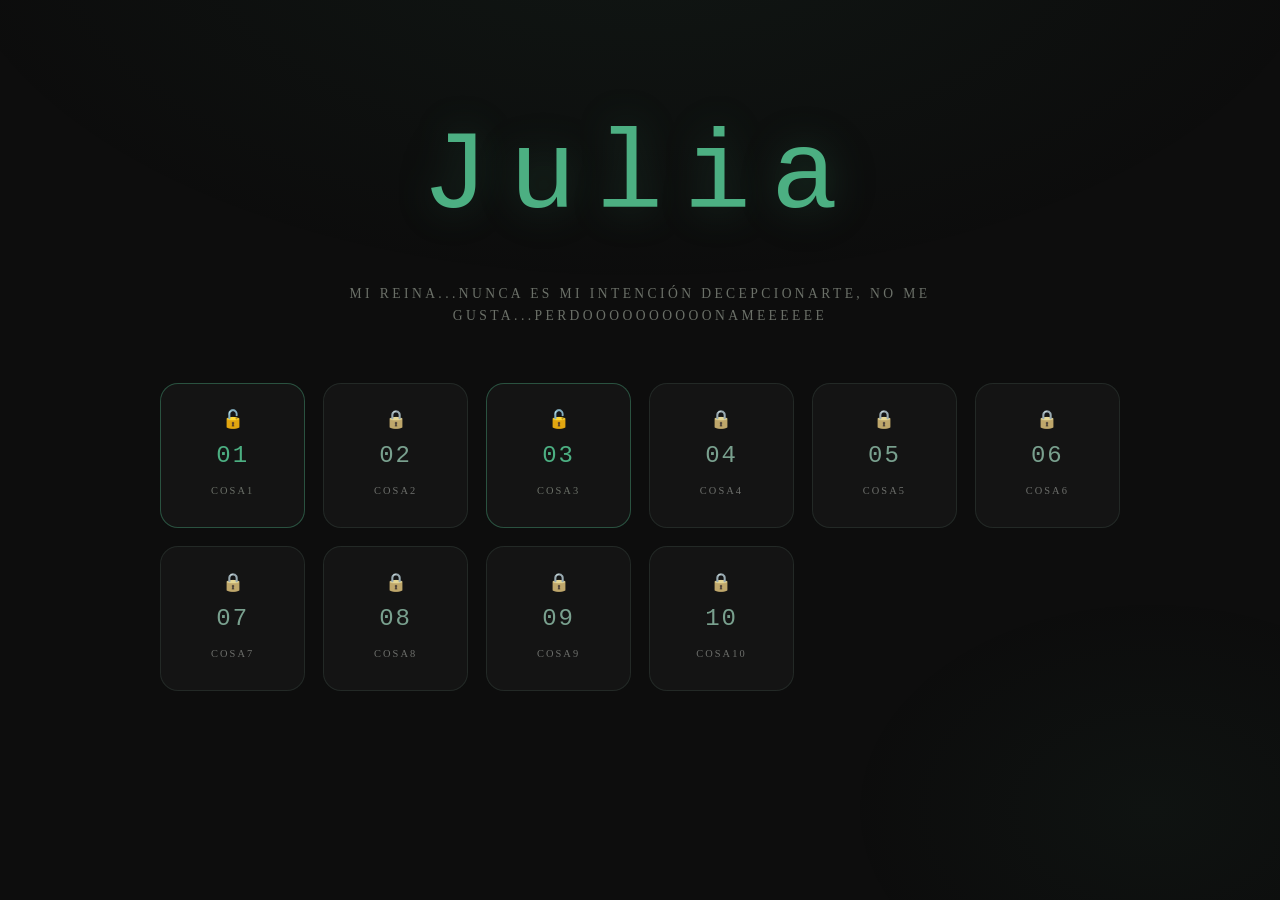
<file: index.html>
<!DOCTYPE html>
<html lang="es">
<head>
  <meta charset="UTF-8" />
  <meta name="viewport" content="width=device-width, initial-scale=1.0" />
  <title>Julia — Niveles</title>
  <link rel="stylesheet" href="styles.css" />
</head>
<body>

  <div class="container">

    <!-- Título principal -->
    <h1 class="site-title">Julia</h1>
    <p class="site-subtitle">MI REINA...NUNCA ES MI INTENCIÓN DECEPCIONARTE, NO ME GUSTA...PERDOOOOoooOOONAMEEEeeE</p>

    <!-- Cuadrícula de niveles -->
    <div class="levels-grid" id="levelsGrid">
      <!-- Generado por script.js -->
    </div>

  </div>

  <script src="script.js"></script>
</body>
</html>
</file>
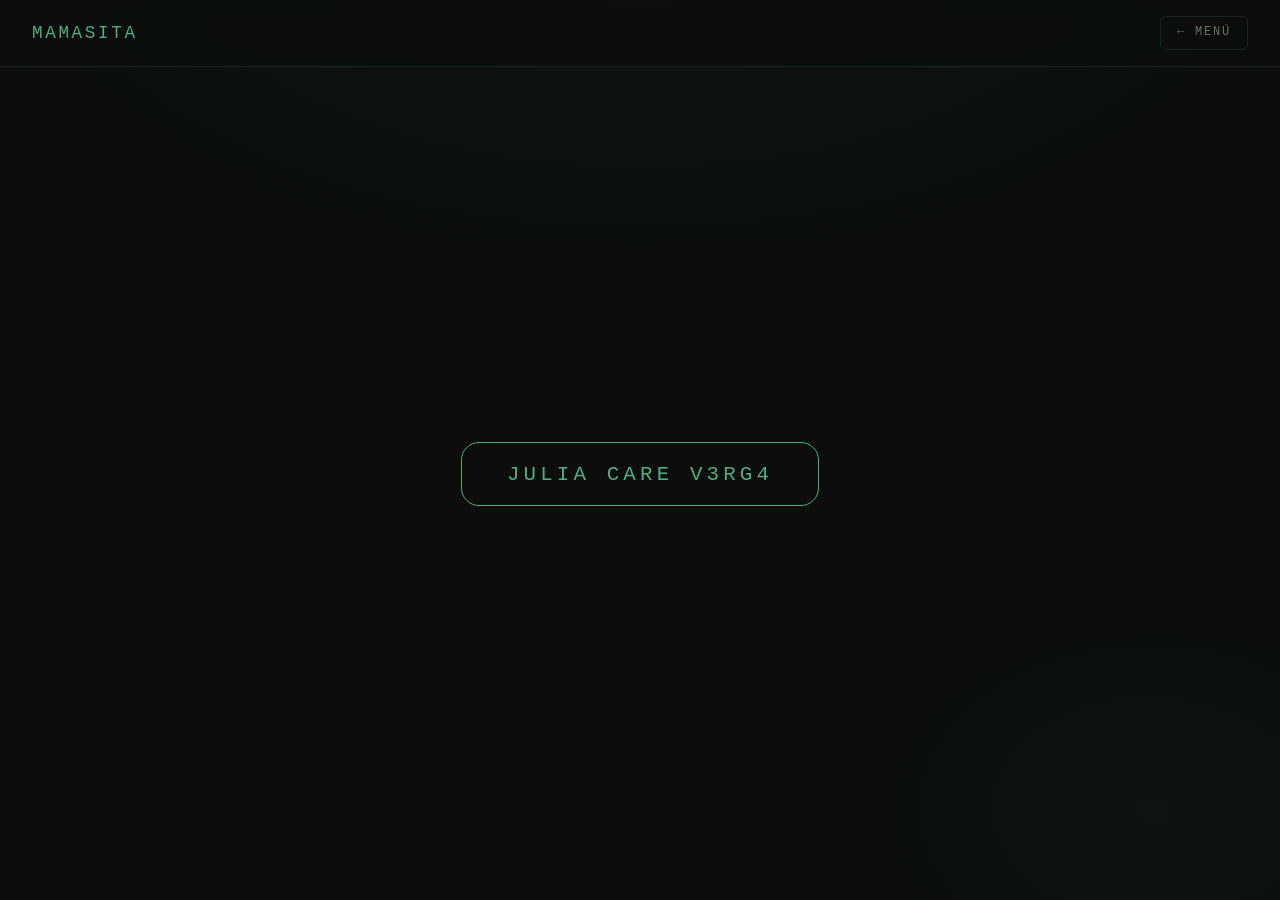
<file: juego.html>
<!DOCTYPE html>
<html lang="es">
<head>
  <meta charset="UTF-8" />
  <meta name="viewport" content="width=device-width, initial-scale=1.0" />
  <title>Mujer Irreal</title>
  <link rel="stylesheet" href="styles.css" />
</head>
<body>

  <!-- Cabecera fija -->
  <header class="game-header">
    <span class="game-header-title">MAMASITA</span>
    <a href="index.html" class="btn-back">← Menú</a>
  </header>

  <!-- Área central del juego -->
  <main class="game-wrapper" style="padding-top: 5rem;">

    <!-- ===== PANTALLA 1: Inicio ===== -->
    <section class="game-screen active" id="screen-start">
      <button class="btn-start" id="btnStart">
        JULIA CARE V3RG4
      </button>
    </section>

    <!-- ===== PANTALLA 2: Mensaje / poema ===== -->
    <section class="game-screen" id="screen-message">
      <p class="msg-poem" id="msgPoem"></p>
      <button class="btn-continue" id="btnContinueMsg">SIGA MI AMOLL →</button>
    </section>

    <!-- ===== PANTALLA 3: Preguntas ===== -->
    <section class="game-screen" id="screen-questions">
      <div class="progress-bar-wrap">
        <div class="progress-bar-fill" id="progressBar"></div>
      </div>
      <span class="question-counter" id="questionCounter">Pregunta 1 de 3</span>
      <div class="question-text" id="questionText"></div>
      <ul class="options-list" id="optionsList"></ul>
      <button class="btn-continue" id="btnNextQuestion" style="display:none;">
        CONTINUE VENECA →
      </button>
    </section>

    <!-- ===== PANTALLA 4: Ahorcado ===== -->
    <section class="game-screen" id="screen-hangman">
      <div class="hangman-area">

        <!-- Dibujo SVG del ahorcado -->
        <svg class="hangman-svg" viewBox="0 0 160 180" aria-hidden="true">
          <!-- Base y estructura -->
          <line x1="10" y1="170" x2="150" y2="170" class="hm-line visible" />
          <line x1="40"  y1="170" x2="40"  y2="10"  class="hm-line visible" />
          <line x1="40"  y1="10"  x2="100" y2="10"  class="hm-line visible" />
          <line x1="100" y1="10"  x2="100" y2="35"  class="hm-line visible" />
          <!-- Partes del cuerpo (se revelan con errores) -->
          <!-- 1: cabeza -->
          <circle cx="100" cy="50" r="16" fill="none" class="hm-line" id="hm-head" />
          <!-- 2: cuerpo -->
          <line x1="100" y1="66" x2="100" y2="115" class="hm-line" id="hm-body" />
          <!-- 3: brazo izquierdo -->
          <line x1="100" y1="80" x2="74"  y2="100" class="hm-line" id="hm-arm-l" />
          <!-- 4: brazo derecho -->
          <line x1="100" y1="80" x2="126" y2="100" class="hm-line" id="hm-arm-r" />
          <!-- 5: pierna izquierda -->
          <line x1="100" y1="115" x2="74"  y2="145" class="hm-line" id="hm-leg-l" />
          <!-- 6: pierna derecha -->
          <line x1="100" y1="115" x2="126" y2="145" class="hm-line" id="hm-leg-r" />
        </svg>

        <!-- Contador de errores -->
        <p class="errors-counter">
          Errores: <span id="errorsCount">0</span> / <span id="maxErrors">6</span>
        </p>

        <!-- Palabra con slots -->
        <div class="word-display" id="wordDisplay"></div>

        <!-- Mensaje final -->
        <div id="endMessage" style="display:none;"></div>

        <!-- Teclado -->
        <div class="keyboard" id="keyboard"></div>

        <!-- Botón reiniciar -->
        <button class="btn-restart" id="btnRestart" style="display:none;">
          Reiniciar juego
        </button>

      </div>
    </section>

  </main>

  <script src="script.js"></script>
</body>
</html>
</file>
<file: styles.css>
/* ============================================================
   styles.css — Julia Game
   Paleta: Negro profundo + Verde esmeralda suave
   ============================================================ */

/* ---------- Variables globales ---------- */
:root {
  --bg:          #0d0d0d;
  --bg-card:     #141414;
  --bg-card-hover: #1a1f1a;
  --green:       #4caf82;        /* verde esmeralda suave */
  --green-dim:   #3a8c64;
  --green-glow:  rgba(76, 175, 130, 0.18);
  --green-glow-strong: rgba(76, 175, 130, 0.32);
  --text:        #e8e8e8;
  --text-muted:  #6b7068;
  --border:      rgba(76, 175, 130, 0.15);
  --border-hover:rgba(76, 175, 130, 0.4);
  --radius:      12px;
  --radius-lg:   18px;
  --transition:  0.28s cubic-bezier(0.4, 0, 0.2, 1);
  --font-display:'Courier New', 'Lucida Console', monospace;
  --font-body:   'Georgia', serif;
}

/* ---------- Reset & base ---------- */
*, *::before, *::after { box-sizing: border-box; margin: 0; padding: 0; }

html { scroll-behavior: smooth; }

body {
  background: var(--bg);
  color: var(--text);
  font-family: var(--font-body);
  min-height: 100vh;
  line-height: 1.6;
  overflow-x: hidden;
}

/* Fondo con textura muy sutil */
body::before {
  content: '';
  position: fixed;
  inset: 0;
  background:
    radial-gradient(ellipse 80% 60% at 50% -10%, rgba(76,175,130,0.06) 0%, transparent 70%),
    radial-gradient(ellipse 40% 40% at 90% 90%, rgba(76,175,130,0.04) 0%, transparent 60%);
  pointer-events: none;
  z-index: 0;
}

/* ---------- Utilidades de animación ---------- */
@keyframes fadeIn {
  from { opacity: 0; transform: translateY(14px); }
  to   { opacity: 1; transform: translateY(0); }
}
@keyframes fadeInFast {
  from { opacity: 0; }
  to   { opacity: 1; }
}
@keyframes pulse-glow {
  0%, 100% { box-shadow: 0 0 12px var(--green-glow); }
  50%       { box-shadow: 0 0 24px var(--green-glow-strong); }
}
@keyframes float {
  0%, 100% { transform: translateY(0); }
  50%       { transform: translateY(-6px); }
}
@keyframes scalePop {
  0%   { transform: scale(0.92); opacity: 0; }
  100% { transform: scale(1);    opacity: 1; }
}

.fade-in   { animation: fadeIn 0.6s ease forwards; }
.fade-fast { animation: fadeInFast 0.4s ease forwards; }

/* ---------- Layout helpers ---------- */
.container {
  position: relative;
  z-index: 1;
  width: min(960px, 95vw);
  margin-inline: auto;
  padding-block: 2rem;
}

/* ============================================================
   INDEX — MENÚ PRINCIPAL
   ============================================================ */

/* Cabecera */
.site-title {
  font-family: var(--font-display);
  font-size: clamp(3.2rem, 10vw, 7rem);
  font-weight: 400;
  letter-spacing: 0.18em;
  text-align: center;
  color: var(--green);
  text-shadow:
    0 0 40px rgba(76,175,130,0.25),
    0 0 80px rgba(76,175,130,0.1);
  padding-block: 3.5rem 1rem;
  animation: fadeIn 0.8s ease forwards;
}

.site-subtitle {
  text-align: center;
  color: var(--text-muted);
  font-size: 0.85rem;
  letter-spacing: 0.25em;
  text-transform: uppercase;
  margin-bottom: 3.5rem;
  animation: fadeIn 0.8s 0.15s ease both;
}

/* Cuadrícula de niveles */
.levels-grid {
  display: grid;
  grid-template-columns: repeat(auto-fill, minmax(140px, 1fr));
  gap: 1.1rem;
  animation: fadeIn 0.8s 0.3s ease both;
}

/* Tarjeta de nivel */
.level-card {
  aspect-ratio: 1 / 1;
  border-radius: var(--radius-lg);
  border: 1px solid var(--border);
  background: var(--bg-card);
  display: flex;
  flex-direction: column;
  align-items: center;
  justify-content: center;
  gap: 0.5rem;
  cursor: default;
  transition:
    transform var(--transition),
    border-color var(--transition),
    box-shadow var(--transition),
    background var(--transition),
    opacity var(--transition);
  user-select: none;
  position: relative;
  overflow: hidden;
}

/* Brillo en esquina superior */
.level-card::before {
  content: '';
  position: absolute;
  top: -40%;
  left: -40%;
  width: 80%;
  height: 80%;
  background: radial-gradient(circle, rgba(76,175,130,0.07) 0%, transparent 70%);
  transition: opacity var(--transition);
  opacity: 0;
}

/* Nivel activo */
.level-card.active {
  cursor: pointer;
  border-color: var(--border-hover);
}
.level-card.active:hover {
  transform: translateY(-6px) scale(1.03);
  background: var(--bg-card-hover);
  border-color: var(--green);
  box-shadow:
    0 8px 32px rgba(0,0,0,0.4),
    0 0 20px var(--green-glow);
}
.level-card.active:hover::before { opacity: 1; }

/* Nivel bloqueado */
.level-card.locked {
  opacity: 0.35;
  filter: grayscale(0.6);
}

/* Textos dentro de la tarjeta */
.level-number {
  font-family: var(--font-display);
  font-size: 1.5rem;
  color: var(--green);
  letter-spacing: 0.08em;
}
.level-label {
  font-size: 0.65rem;
  letter-spacing: 0.2em;
  text-transform: uppercase;
  color: var(--text-muted);
}
.level-icon {
  font-size: 1.1rem;
  line-height: 1;
}

/* ============================================================
   JUEGO — juego.html
   ============================================================ */

/* Wrapper central para pantallas del juego */
.game-wrapper {
  min-height: 100vh;
  display: flex;
  flex-direction: column;
  align-items: center;
  justify-content: center;
  padding: 2rem;
  position: relative;
  z-index: 1;
}

/* Cabecera del juego (nivel + botón volver) */
.game-header {
  position: fixed;
  top: 0; left: 0; right: 0;
  display: flex;
  align-items: center;
  justify-content: space-between;
  padding: 1rem 2rem;
  background: rgba(13,13,13,0.85);
  backdrop-filter: blur(8px);
  border-bottom: 1px solid var(--border);
  z-index: 100;
}
.game-header-title {
  font-family: var(--font-display);
  font-size: 1.1rem;
  color: var(--green);
  letter-spacing: 0.15em;
}
.btn-back {
  background: transparent;
  border: 1px solid var(--border);
  color: var(--text-muted);
  font-size: 0.75rem;
  letter-spacing: 0.15em;
  text-transform: uppercase;
  padding: 0.4rem 1rem;
  border-radius: 6px;
  cursor: pointer;
  transition: all var(--transition);
  text-decoration: none;
  font-family: var(--font-display);
}
.btn-back:hover {
  border-color: var(--green);
  color: var(--green);
}

/* Pantalla del juego (una a la vez) */
.game-screen {
  display: none;
  width: 100%;
  max-width: 640px;
  text-align: center;
}
.game-screen.active {
  display: flex;
  flex-direction: column;
  align-items: center;
  gap: 1.8rem;
  animation: scalePop 0.5s cubic-bezier(0.4,0,0.2,1) forwards;
}

/* ---- Pantalla 1: Botón inicio ---- */
.btn-start {
  font-family: var(--font-display);
  font-size: clamp(1rem, 3vw, 1.3rem);
  letter-spacing: 0.2em;
  padding: 1.2rem 2.8rem;
  background: transparent;
  border: 1.5px solid var(--green);
  color: var(--green);
  border-radius: var(--radius-lg);
  cursor: pointer;
  transition: all var(--transition);
  animation: pulse-glow 3s ease-in-out infinite, float 4s ease-in-out infinite;
  position: relative;
  overflow: hidden;
}
.btn-start::after {
  content: '';
  position: absolute;
  inset: 0;
  background: var(--green-glow);
  opacity: 0;
  transition: opacity var(--transition);
}
.btn-start:hover {
  background: rgba(76,175,130,0.08);
  box-shadow: 0 0 36px var(--green-glow-strong);
  transform: scale(1.04);
}
.btn-start:hover::after { opacity: 1; }

/* ---- Pantalla 2: Mensaje ---- */
.msg-poem {
  font-family: var(--font-body);
  font-size: clamp(1.1rem, 3vw, 1.4rem);
  color: var(--text);
  line-height: 1.8;
  max-width: 480px;
  padding: 2.5rem;
  border: 1px solid var(--border);
  border-radius: var(--radius-lg);
  background: var(--bg-card);
  box-shadow: 0 0 40px rgba(76,175,130,0.06);
  font-style: italic;
}

/* Botón genérico "Continuar" / secundario */
.btn-continue {
  font-family: var(--font-display);
  font-size: 0.8rem;
  letter-spacing: 0.2em;
  text-transform: uppercase;
  padding: 0.75rem 2rem;
  background: transparent;
  border: 1px solid var(--green-dim);
  color: var(--green);
  border-radius: var(--radius);
  cursor: pointer;
  transition: all var(--transition);
}
.btn-continue:hover {
  background: rgba(76,175,130,0.08);
  border-color: var(--green);
  box-shadow: 0 0 16px var(--green-glow);
}

/* ---- Pantalla 3: Preguntas ---- */
.question-counter {
  font-family: var(--font-display);
  font-size: 0.75rem;
  letter-spacing: 0.25em;
  color: var(--text-muted);
  text-transform: uppercase;
}
.question-text {
  font-size: clamp(1.05rem, 3vw, 1.25rem);
  color: var(--text);
  line-height: 1.7;
  padding: 1.5rem 2rem;
  background: var(--bg-card);
  border: 1px solid var(--border);
  border-radius: var(--radius-lg);
  width: 100%;
}
.options-list {
  list-style: none;
  width: 100%;
  display: flex;
  flex-direction: column;
  gap: 0.7rem;
}
.option-btn {
  width: 100%;
  padding: 0.9rem 1.4rem;
  background: var(--bg-card);
  border: 1px solid var(--border);
  border-radius: var(--radius);
  color: var(--text);
  font-size: 0.95rem;
  font-family: var(--font-body);
  text-align: left;
  cursor: pointer;
  transition: all var(--transition);
  position: relative;
}
.option-btn:hover {
  border-color: var(--green);
  background: var(--bg-card-hover);
  box-shadow: 0 0 12px var(--green-glow);
  padding-left: 1.8rem;
}
.option-btn.selected {
  border-color: var(--green);
  background: rgba(76,175,130,0.1);
  color: var(--green);
  box-shadow: 0 0 16px var(--green-glow);
}
.option-btn.correct {
  border-color: #4caf82;
  background: rgba(76,175,130,0.18);
  color: #7dd4a8;
}
.option-btn.wrong {
  border-color: #a05050;
  background: rgba(160,80,80,0.12);
  color: #c08080;
}
.option-btn:disabled { cursor: default; }

/* Barra de progreso preguntas */
.progress-bar-wrap {
  width: 100%;
  height: 3px;
  background: rgba(255,255,255,0.06);
  border-radius: 99px;
  overflow: hidden;
}
.progress-bar-fill {
  height: 100%;
  background: var(--green);
  border-radius: 99px;
  transition: width 0.5s ease;
  box-shadow: 0 0 8px var(--green-glow);
}

/* ---- Pantalla 4: Ahorcado ---- */
.hangman-area {
  width: 100%;
  display: flex;
  flex-direction: column;
  align-items: center;
  gap: 1.8rem;
}

/* Dibujo SVG del ahorcado */
.hangman-svg {
  width: 160px;
  height: 180px;
}
.hm-line {
  stroke: var(--green);
  stroke-width: 2.5;
  stroke-linecap: round;
  transition: opacity 0.3s ease;
  opacity: 0;
}
.hm-line.visible { opacity: 1; }

/* Palabra a adivinar */
.word-display {
  display: flex;
  gap: 0.5rem;
  flex-wrap: wrap;
  justify-content: center;
}
.letter-slot {
  width: 30px;
  text-align: center;
  font-family: var(--font-display);
  font-size: 1.4rem;
  color: var(--green);
  letter-spacing: 0.05em;
  border-bottom: 2px solid var(--green-dim);
  padding-bottom: 4px;
  min-height: 2rem;
  transition: color 0.3s ease;
}

/* Teclado de letras */
.keyboard {
  display: flex;
  flex-wrap: wrap;
  gap: 0.4rem;
  justify-content: center;
  max-width: 520px;
}
.key-btn {
  width: 38px;
  height: 38px;
  border-radius: 8px;
  background: var(--bg-card);
  border: 1px solid var(--border);
  color: var(--text);
  font-family: var(--font-display);
  font-size: 0.8rem;
  cursor: pointer;
  transition: all var(--transition);
  display: flex;
  align-items: center;
  justify-content: center;
}
.key-btn:hover:not(:disabled) {
  border-color: var(--green);
  color: var(--green);
  box-shadow: 0 0 10px var(--green-glow);
}
.key-btn:disabled {
  opacity: 0.25;
  cursor: default;
}
.key-btn.hit {
  border-color: var(--green);
  color: var(--green);
  background: rgba(76,175,130,0.1);
}
.key-btn.miss {
  border-color: #7a4040;
  color: #a06060;
  background: rgba(120,60,60,0.1);
}

/* Contador de errores */
.errors-counter {
  font-family: var(--font-display);
  font-size: 0.8rem;
  letter-spacing: 0.15em;
  color: var(--text-muted);
}
.errors-counter span {
  color: var(--green);
}

/* Mensaje final (victoria/derrota) */
.end-message {
  font-family: var(--font-display);
  font-size: 1.5rem;
  letter-spacing: 0.15em;
  text-align: center;
  padding: 1.5rem 2rem;
  border-radius: var(--radius-lg);
  animation: fadeIn 0.5s ease forwards;
}
.end-message.win {
  color: var(--green);
  border: 1px solid var(--green-dim);
  background: rgba(76,175,130,0.07);
  box-shadow: 0 0 30px var(--green-glow);
}
.end-message.lose {
  color: #c08080;
  border: 1px solid #7a4040;
  background: rgba(120,60,60,0.07);
}

/* Botón reiniciar */
.btn-restart {
  font-family: var(--font-display);
  font-size: 0.75rem;
  letter-spacing: 0.2em;
  text-transform: uppercase;
  padding: 0.65rem 1.8rem;
  background: transparent;
  border: 1px solid var(--border);
  color: var(--text-muted);
  border-radius: var(--radius);
  cursor: pointer;
  transition: all var(--transition);
}
.btn-restart:hover {
  border-color: var(--green);
  color: var(--green);
}

/* ---- Botón gigante de trampa (Pregunta 2) ---- */
.btn-trap-reveal {
  width: 100%;
  padding: 1.6rem 2rem;
  font-family: var(--font-display);
  font-size: clamp(1.1rem, 4vw, 1.8rem);
  letter-spacing: 0.12em;
  color: var(--green);
  background: rgba(76, 175, 130, 0.07);
  border: 2px solid var(--green);
  border-radius: var(--radius-lg);
  cursor: default;         /* No es clickeable después */
  animation: fadeIn 0.5s ease forwards, pulse-glow 2.5s ease-in-out infinite;
  box-shadow: 0 0 30px var(--green-glow-strong);
  text-shadow: 0 0 20px rgba(76,175,130,0.4);
  pointer-events: none;    /* Solo decorativo */
}

/* ============================================================
   RESPONSIVE
   ============================================================ */
@media (max-width: 600px) {
  .levels-grid {
    grid-template-columns: repeat(auto-fill, minmax(110px, 1fr));
    gap: 0.8rem;
  }
  .game-header { padding: 0.8rem 1rem; }
  .key-btn { width: 32px; height: 32px; font-size: 0.7rem; }
  .letter-slot { width: 22px; font-size: 1.1rem; }
}

/* ============================================================
   NIVEL 2 — Mensajería en tiempo real
   ============================================================ */

/* ---- Overlay de identificación ---- */
.n2-overlay {
  position: fixed;
  inset: 0;
  background: var(--bg);
  display: flex;
  align-items: center;
  justify-content: center;
  z-index: 200;
}

.n2-id-card {
  background: var(--bg-card);
  border: 1px solid var(--border);
  border-radius: var(--radius-lg);
  padding: 3rem 2.5rem;
  text-align: center;
  display: flex;
  flex-direction: column;
  gap: 2rem;
  width: min(380px, 90vw);
  box-shadow: 0 0 60px rgba(76,175,130,0.06);
}

.n2-id-label {
  font-family: var(--font-display);
  font-size: 1rem;
  letter-spacing: 0.25em;
  text-transform: uppercase;
  color: var(--text-muted);
}

.n2-id-btns {
  display: grid;
  grid-template-columns: 1fr 1fr;
  gap: 1rem;
}

.n2-id-btn {
  display: flex;
  flex-direction: column;
  align-items: center;
  gap: 0.4rem;
  padding: 1.5rem 1rem;
  background: var(--bg);
  border: 1.5px solid var(--border);
  border-radius: var(--radius-lg);
  color: var(--text);
  font-family: var(--font-display);
  font-size: 0.9rem;
  letter-spacing: 0.08em;
  cursor: pointer;
  transition: all var(--transition);
}
.n2-id-btn:hover {
  border-color: var(--green);
  background: rgba(76,175,130,0.06);
  box-shadow: 0 0 20px var(--green-glow);
  transform: translateY(-3px);
}
.n2-id-icon { font-size: 2rem; line-height: 1; }
.n2-id-sub  { font-size: 0.65rem; color: var(--text-muted); letter-spacing: 0.2em; }

/* ---- Layout principal del nivel 2 ---- */
.n2-main {
  flex-direction: column;
  align-items: center;
  gap: 1.5rem;
  padding: 6rem 1.5rem 3rem;
  width: 100%;
  max-width: 640px;
  margin-inline: auto;
  min-height: 100vh;
}

/* ---- Barra de estado ---- */
.n2-status-bar {
  width: 100%;
  display: flex;
  justify-content: space-between;
  align-items: center;
  padding: 0.75rem 1.2rem;
  background: var(--bg-card);
  border: 1px solid var(--border);
  border-radius: var(--radius);
  font-family: var(--font-display);
  font-size: 0.75rem;
  letter-spacing: 0.12em;
  animation: fadeIn 0.5s ease forwards;
}
.n2-status-user,
.n2-status-other {
  display: flex;
  align-items: center;
  gap: 0.5rem;
  color: var(--text-muted);
}
/* Punto de presencia */
.n2-dot {
  width: 8px;
  height: 8px;
  border-radius: 50%;
  background: #3a4a3a;
  transition: background 0.4s ease, box-shadow 0.4s ease;
  flex-shrink: 0;
}
.n2-dot.n2-dot-active {
  background: var(--green);
  box-shadow: 0 0 6px var(--green-glow-strong);
}
.n2-last-seen {
  font-size: 0.65rem;
  color: var(--text-muted);
  margin-left: 0.2rem;
}

/* ---- Etiqueta de sección ---- */
.n2-section-label {
  font-family: var(--font-display);
  font-size: 0.7rem;
  letter-spacing: 0.25em;
  text-transform: uppercase;
  color: var(--text-muted);
  align-self: flex-start;
  margin-bottom: 0.2rem;
}

/* ---- Panel de envío ---- */
.n2-send-panel {
  width: 100%;
  background: var(--bg-card);
  border: 1px solid var(--border);
  border-radius: var(--radius-lg);
  padding: 1.5rem;
  display: flex;
  flex-direction: column;
  gap: 1rem;
  animation: fadeIn 0.5s 0.1s ease both;
}

/* Botones rápidos */
.n2-quick-btns {
  display: flex;
  flex-wrap: wrap;
  gap: 0.6rem;
}
.n2-quick-btn {
  padding: 0.55rem 1rem;
  background: var(--bg);
  border: 1px solid var(--border);
  border-radius: 999px;
  color: var(--text);
  font-size: 0.85rem;
  font-family: var(--font-body);
  cursor: pointer;
  transition: all var(--transition);
  white-space: nowrap;
}
.n2-quick-btn:hover {
  border-color: var(--green);
  color: var(--green);
  box-shadow: 0 0 12px var(--green-glow);
  transform: scale(1.04);
}

/* Input + botón enviar */
.n2-input-row {
  display: flex;
  gap: 0.6rem;
}
.n2-input {
  flex: 1;
  background: var(--bg);
  border: 1px solid var(--border);
  border-radius: var(--radius);
  padding: 0.7rem 1rem;
  color: var(--text);
  font-family: var(--font-body);
  font-size: 0.95rem;
  outline: none;
  transition: border-color var(--transition), box-shadow var(--transition);
}
.n2-input::placeholder { color: var(--text-muted); }
.n2-input:focus {
  border-color: var(--green-dim);
  box-shadow: 0 0 10px var(--green-glow);
}

.n2-send-btn {
  width: 44px;
  height: 44px;
  flex-shrink: 0;
  background: transparent;
  border: 1.5px solid var(--green-dim);
  border-radius: var(--radius);
  color: var(--green);
  font-size: 1.1rem;
  cursor: pointer;
  transition: all var(--transition);
  display: flex;
  align-items: center;
  justify-content: center;
}
.n2-send-btn:hover {
  background: rgba(76,175,130,0.1);
  border-color: var(--green);
  box-shadow: 0 0 14px var(--green-glow);
}
.n2-send-btn.n2-sending {
  transform: scale(0.9);
  opacity: 0.6;
}

/* ---- Chat / historial ---- */
.n2-chat-section {
  width: 100%;
  display: flex;
  flex-direction: column;
  gap: 0.8rem;
  animation: fadeIn 0.5s 0.2s ease both;
}
.n2-chat-box {
  width: 100%;
  min-height: 220px;
  max-height: 380px;
  overflow-y: auto;
  background: var(--bg-card);
  border: 1px solid var(--border);
  border-radius: var(--radius-lg);
  padding: 1rem;
  display: flex;
  flex-direction: column;
  gap: 0.6rem;
  scroll-behavior: smooth;
}
.n2-chat-box::-webkit-scrollbar { width: 4px; }
.n2-chat-box::-webkit-scrollbar-track { background: transparent; }
.n2-chat-box::-webkit-scrollbar-thumb { background: var(--border); border-radius: 4px; }

.n2-chat-empty {
  color: var(--text-muted);
  font-size: 0.85rem;
  text-align: center;
  margin: auto;
  font-style: italic;
}

/* Burbujas de chat */
.n2-bubble {
  max-width: 78%;
  display: flex;
  flex-direction: column;
  gap: 0.15rem;
  animation: fadeIn 0.35s ease forwards;
}
.n2-bubble-mine    { align-self: flex-end; align-items: flex-end; }
.n2-bubble-theirs  { align-self: flex-start; align-items: flex-start; }

.n2-bubble-sender {
  font-family: var(--font-display);
  font-size: 0.6rem;
  letter-spacing: 0.18em;
  color: var(--text-muted);
  text-transform: uppercase;
}
.n2-bubble-text {
  padding: 0.6rem 0.9rem;
  border-radius: 14px;
  font-size: 0.92rem;
  line-height: 1.5;
  word-break: break-word;
}
.n2-bubble-mine .n2-bubble-text {
  background: rgba(76,175,130,0.12);
  border: 1px solid rgba(76,175,130,0.28);
  color: var(--text);
  border-bottom-right-radius: 4px;
}
.n2-bubble-theirs .n2-bubble-text {
  background: rgba(255,255,255,0.04);
  border: 1px solid rgba(255,255,255,0.08);
  color: var(--text);
  border-bottom-left-radius: 4px;
}
.n2-bubble-time {
  font-size: 0.6rem;
  color: var(--text-muted);
  margin-top: 0.1rem;
}

/* ---- Toast de notificación interna ---- */
.n2-toast {
  position: fixed;
  bottom: 1.5rem;
  left: 50%;
  transform: translateX(-50%) translateY(20px);
  background: var(--bg-card);
  border: 1px solid var(--green-dim);
  color: var(--green);
  font-family: var(--font-display);
  font-size: 0.8rem;
  letter-spacing: 0.1em;
  padding: 0.7rem 1.4rem;
  border-radius: 999px;
  box-shadow: 0 0 20px var(--green-glow);
  opacity: 0;
  pointer-events: none;
  transition: opacity 0.35s ease, transform 0.35s ease;
  z-index: 9999;
  max-width: 90vw;
  text-align: center;
}
.n2-toast.n2-toast-show {
  opacity: 1;
  transform: translateX(-50%) translateY(0);
}

/* ---- Responsive nivel 2 ---- */
@media (max-width: 480px) {
  .n2-id-btns { grid-template-columns: 1fr; }
  .n2-bubble  { max-width: 90%; }
}

/* ============================================================
   NIVEL 3 — Historia + Chat superpuesto
   ============================================================ */

/* ---- Body override para nivel3 ---- */
.n3-body {
  background: #000;
  overflow: hidden;     /* Sin scroll en la historia */
  height: 100dvh;
}

/* ============================================================
   PANTALLA DE ENTRADA
   ============================================================ */
.n3-entry {
  position: fixed;
  inset: 0;
  background: var(--bg);
  display: flex;
  align-items: center;
  justify-content: center;
  z-index: 100;
  transition: opacity 0.4s ease, transform 0.4s ease;
}
.n3-entry.n3-entry-out {
  opacity: 0;
  transform: scale(1.04);
  pointer-events: none;
}

.n3-entry-inner {
  display: flex;
  flex-direction: column;
  align-items: center;
  gap: 2rem;
  text-align: center;
}

.n3-entry-label {
  font-family: var(--font-display);
  font-size: 0.75rem;
  letter-spacing: 0.35em;
  text-transform: uppercase;
  color: var(--text-muted);
}

.n3-entry-btn {
  display: flex;
  align-items: center;
  gap: 0.9rem;
  padding: 1.1rem 2.4rem;
  background: transparent;
  border: 1.5px solid var(--green);
  border-radius: var(--radius-lg);
  color: var(--green);
  font-family: var(--font-display);
  font-size: 1rem;
  letter-spacing: 0.15em;
  cursor: pointer;
  transition: all var(--transition);
  animation: pulse-glow 3s ease-in-out infinite;
}
.n3-entry-btn:hover {
  background: rgba(76,175,130,0.08);
  box-shadow: 0 0 30px var(--green-glow-strong);
  transform: scale(1.04);
}
.n3-entry-icon {
  font-size: 1.2rem;
}

/* ============================================================
   ESCENA PRINCIPAL
   ============================================================ */
.n3-scene {
  position: fixed;
  inset: 0;
  display: flex;             /* cambia a flex cuando aparece */
  flex-direction: column;
  align-items: center;
  justify-content: center;
  background: #000;
  opacity: 0;
  transition: opacity 0.6s ease;
}
.n3-scene.n3-scene-visible {
  opacity: 1;
}

/* ---- Botón volver ---- */
.n3-back-btn {
  position: fixed;
  top: 1rem;
  left: 1rem;
  z-index: 50;
  font-family: var(--font-display);
  font-size: 0.7rem;
  letter-spacing: 0.18em;
  text-transform: uppercase;
  color: rgba(255,255,255,0.5);
  text-decoration: none;
  padding: 0.4rem 0.9rem;
  border: 1px solid rgba(255,255,255,0.1);
  border-radius: 6px;
  backdrop-filter: blur(4px);
  background: rgba(0,0,0,0.3);
  transition: all var(--transition);
}
.n3-back-btn:hover {
  color: var(--green);
  border-color: var(--green-dim);
}

/* ============================================================
   BARRA DE PROGRESO
   ============================================================ */
.n3-progress-bar-wrap {
  position: fixed;
  top: 0;
  left: 0;
  right: 0;
  z-index: 40;
  display: flex;
  gap: 3px;
  padding: 8px 10px 0;
}

.n3-seg {
  flex: 1;
  height: 3px;
  background: rgba(255,255,255,0.15);
  border-radius: 99px;
  overflow: hidden;
}
.n3-seg-fill {
  height: 100%;
  width: 0%;
  background: var(--green);
  border-radius: 99px;
  box-shadow: 0 0 6px var(--green-glow);
}

/* ============================================================
   VIDEO — contenedor 9:16 centrado
   ============================================================ */
.n3-video-wrap {
  position: relative;
  /* En móvil: casi toda la pantalla */
  width: min(400px, 100vw);
  /* Ratio 9:16 */
  aspect-ratio: 9 / 16;
  max-height: 100dvh;
  border-radius: 18px;
  overflow: hidden;
  background: #111;
  box-shadow:
    0 0 0 1px rgba(76,175,130,0.1),
    0 20px 60px rgba(0,0,0,0.7);
}

/* El video/iframe llena el contenedor */
.n3-video-el {
  position: absolute;
  inset: 0;
  width: 100%;
  height: 100%;
  object-fit: cover;
  border: none;
}

/* Iframe de TikTok necesita ajuste especial */
.n3-tiktok {
  /* TikTok embed tiene su propio padding interno;
     lo sobreescalamos para que llene el área */
  transform: scale(1.02);
  transform-origin: center center;
}

/* Overlay oscuro sobre el video (mejora legibilidad de mensajes) */
.n3-video-overlay {
  position: absolute;
  inset: 0;
  /* Gradiente: más oscuro abajo donde van los mensajes */
  background: linear-gradient(
    to bottom,
    rgba(0,0,0,0.05) 0%,
    rgba(0,0,0,0.08) 50%,
    rgba(0,0,0,0.55) 80%,
    rgba(0,0,0,0.72) 100%
  );
  z-index: 2;
  pointer-events: none;
  border-radius: inherit;
}

/* ============================================================
   MENSAJES — sobre el video
   ============================================================ */
.n3-messages-area {
  position: absolute;
  bottom: 0;
  left: 0;
  right: 0;
  z-index: 5;
  display: flex;
  flex-direction: column;
  align-items: flex-end;      /* alineados a la derecha */
  gap: 0.55rem;
  padding: 0 1rem 1.4rem;
  /* Scroll por si acumulan muchos mensajes */
  overflow-y: auto;
  max-height: 55%;
  /* Ocultar scrollbar */
  scrollbar-width: none;
}
.n3-messages-area::-webkit-scrollbar { display: none; }

/* Wrapper de cada burbuja — controla la animación de entrada */
.n3-bubble-wrap {
  opacity: 0;
  transform: translateY(16px);
  transition: opacity 0.55s cubic-bezier(0.4,0,0.2,1),
              transform 0.55s cubic-bezier(0.4,0,0.2,1);
  max-width: 82%;
}
.n3-bubble-wrap.n3-bubble-visible {
  opacity: 1;
  transform: translateY(0);
}

/* Burbuja de mensaje */
.n3-msg-bubble {
  display: inline-block;
  padding: 0.65rem 1.1rem;
  background: rgba(13, 13, 13, 0.72);
  backdrop-filter: blur(10px);
  -webkit-backdrop-filter: blur(10px);
  border: 1px solid rgba(76,175,130,0.22);
  border-radius: 18px 18px 4px 18px;  /* forma de burbuja de chat */
  color: #f0f0f0;
  font-family: var(--font-body);
  font-size: clamp(0.9rem, 3.5vw, 1.05rem);
  line-height: 1.5;
  letter-spacing: 0.01em;
  box-shadow:
    0 4px 20px rgba(0,0,0,0.4),
    0 0 12px rgba(76,175,130,0.1);
  /* Glow sutil verde */
  text-shadow: 0 0 20px rgba(76,175,130,0.15);
  word-break: break-word;
}

/* ============================================================
   RESPONSIVE — Ajustes mobile-first
   ============================================================ */

/* Móvil: video ocupa todo el ancho */
@media (max-width: 480px) {
  .n3-video-wrap {
    width: 100vw;
    border-radius: 0;
    /* Altura real disponible */
    height: 100dvh;
    aspect-ratio: unset;
  }
  .n3-back-btn {
    top: 0.6rem;
    left: 0.6rem;
  }
  .n3-msg-bubble {
    font-size: 1rem;
  }
}

/* Tablet/escritorio: centrado con bordes */
@media (min-width: 481px) {
  .n3-video-wrap {
    width: min(360px, 46vw);
  }
}

/* Pantallas muy altas (ej. iPhone Pro Max vertical) */
@media (max-width: 430px) and (min-height: 900px) {
  .n3-messages-area {
    padding-bottom: 2rem;
  }
}
</file>
